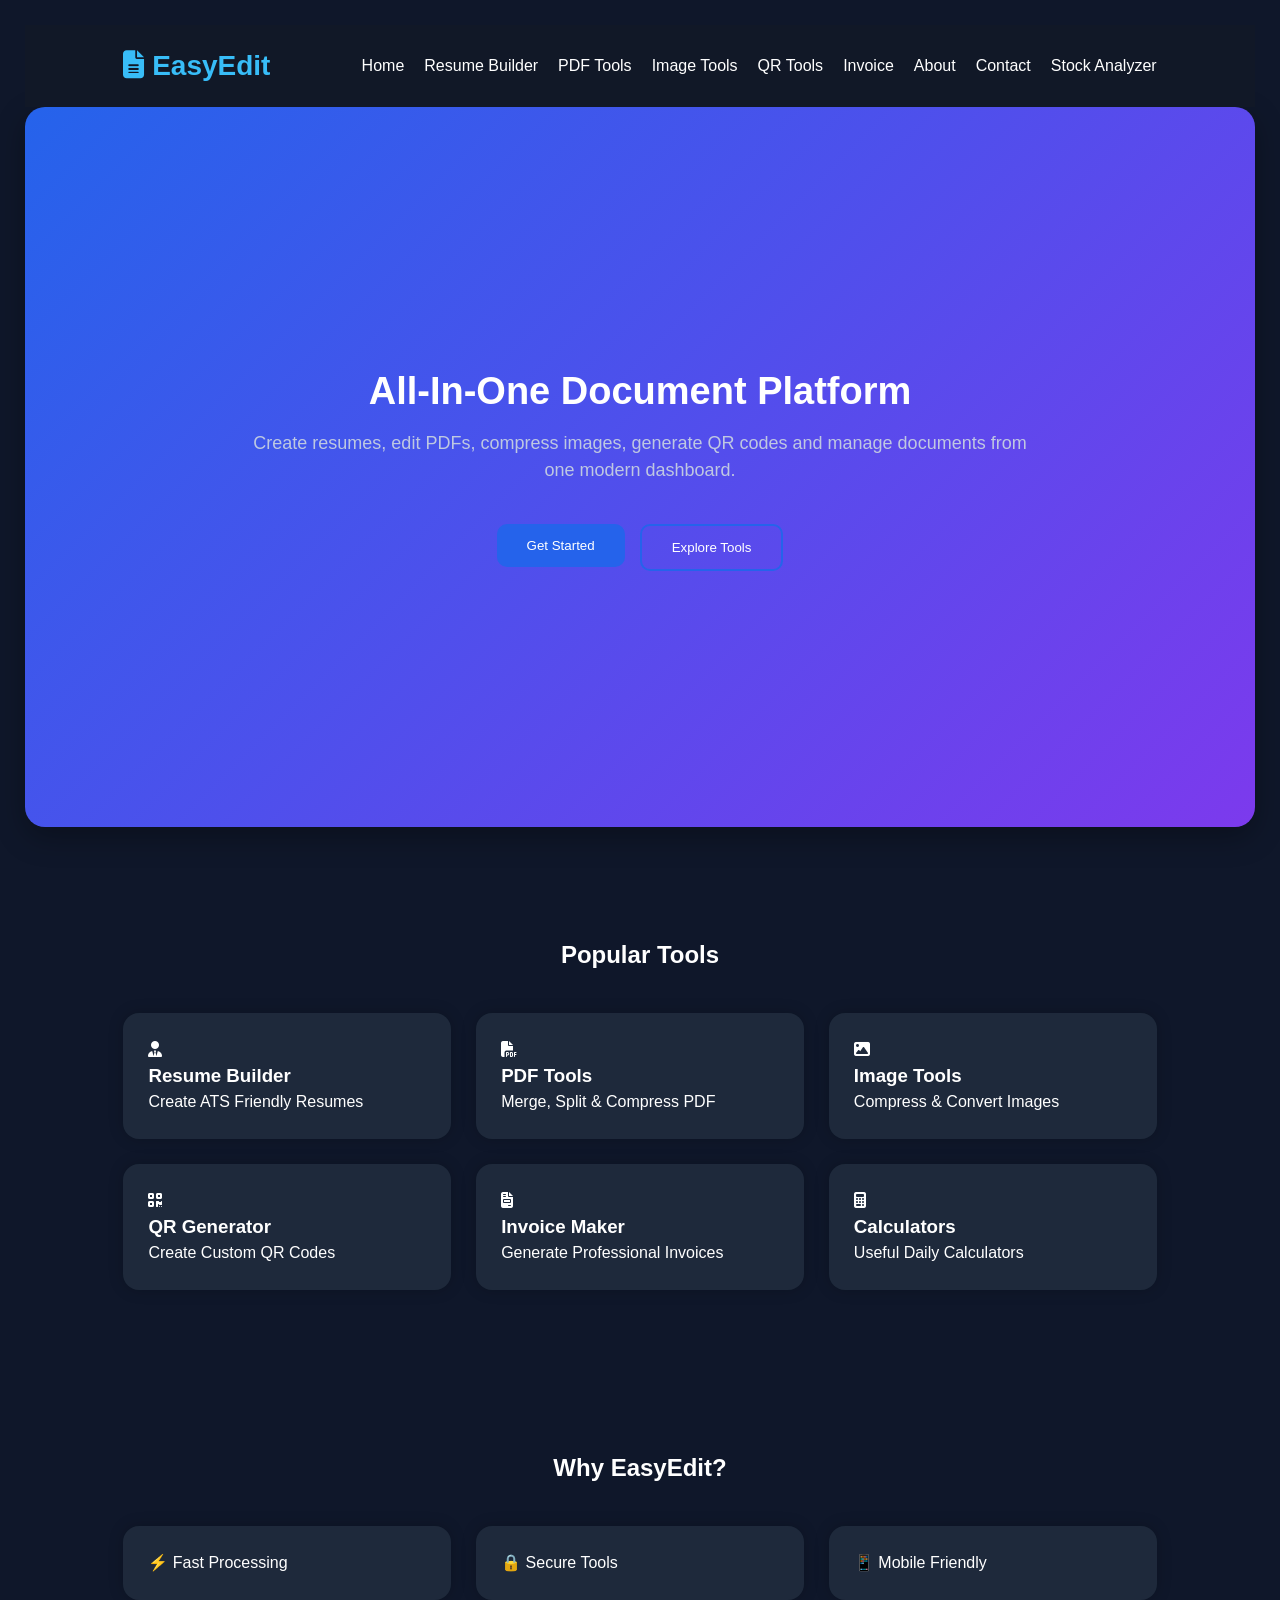
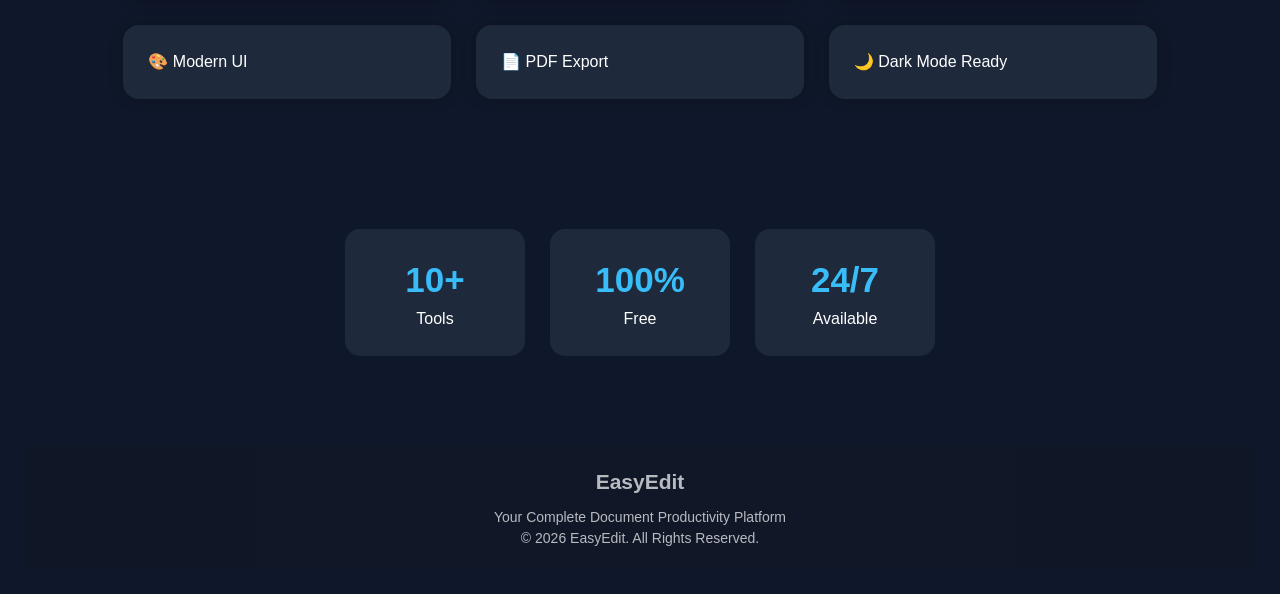
<file: index.html>
<!DOCTYPE html>
<html lang="en">
<head>
<meta charset="UTF-8">
<meta name="viewport" content="width=device-width, initial-scale=1.0">

<title>EasyEdit - All In One Document Tools</title>

<link rel="stylesheet" href="style.css">
<link rel="stylesheet" href="stock.css">

<link rel="stylesheet" href="https://cdnjs.cloudflare.com/ajax/libs/font-awesome/6.5.1/css/all.min.css">

</head>

<body>

<nav class="navbar">

<div class="logo">
<i class="fas fa-file-alt"></i>
EasyEdit
</div>

<ul class="nav-links">

<li><a href="index.html">Home</a></li>

<li><a href="resume-builder.html">Resume Builder</a></li>

<li><a href="pdf-tools.html">PDF Tools</a></li>

<li><a href="image-tools.html">Image Tools</a></li>

<li><a href="qr-tools.html">QR Tools</a></li>

<li><a href="invoice.html">Invoice</a></li>

<li><a href="about.html">About</a></li>

<li><a href="contact.html">Contact</a></li>
<li><a href="stock-analyzer.html">Stock Analyzer</a></li>
</ul>

</nav>

<section class="hero">

<div class="hero-content">

<h1>
All-In-One Document Platform
</h1>

<p>
Create resumes, edit PDFs, compress images,
generate QR codes and manage documents
from one modern dashboard.
</p>

<div class="hero-buttons">

<a href="resume-builder.html">
<button class="primary-btn">
Get Started
</button>
</a>

<a href="#tools">
<button class="secondary-btn">
Explore Tools
</button>
</a>

</div>

</div>

</section>

<section id="tools" class="tools-section">

<h2>Popular Tools</h2>

<div class="tools-grid">

<div class="tool-card">
<i class="fas fa-user-tie"></i>
<h3>Resume Builder</h3>
<p>Create ATS Friendly Resumes</p>
</div>

<div class="tool-card">
<i class="fas fa-file-pdf"></i>
<h3>PDF Tools</h3>
<p>Merge, Split & Compress PDF</p>
</div>

<div class="tool-card">
<i class="fas fa-image"></i>
<h3>Image Tools</h3>
<p>Compress & Convert Images</p>
</div>

<div class="tool-card">
<i class="fas fa-qrcode"></i>
<h3>QR Generator</h3>
<p>Create Custom QR Codes</p>
</div>

<div class="tool-card">
<i class="fas fa-file-invoice"></i>
<h3>Invoice Maker</h3>
<p>Generate Professional Invoices</p>
</div>

<div class="tool-card">
<i class="fas fa-calculator"></i>
<h3>Calculators</h3>
<p>Useful Daily Calculators</p>
</div>

</div>

</section>

<section class="features">

<h2>Why EasyEdit?</h2>

<div class="feature-grid">

<div class="feature-card">
⚡ Fast Processing
</div>

<div class="feature-card">
🔒 Secure Tools
</div>

<div class="feature-card">
📱 Mobile Friendly
</div>

<div class="feature-card">
🎨 Modern UI
</div>

<div class="feature-card">
📄 PDF Export
</div>

<div class="feature-card">
🌙 Dark Mode Ready
</div>

</div>

</section>

<section class="stats">

<div class="stat-box">
<h3>10+</h3>
<p>Tools</p>
</div>

<div class="stat-box">
<h3>100%</h3>
<p>Free</p>
</div>

<div class="stat-box">
<h3>24/7</h3>
<p>Available</p>
</div>

</section>

<footer>

<h2>EasyEdit</h2>

<p>
Your Complete Document Productivity Platform
</p>

<p>
© 2026 EasyEdit. All Rights Reserved.
</p>

</footer>

<script src="script.js"></script>

</body>
</html>
</file>
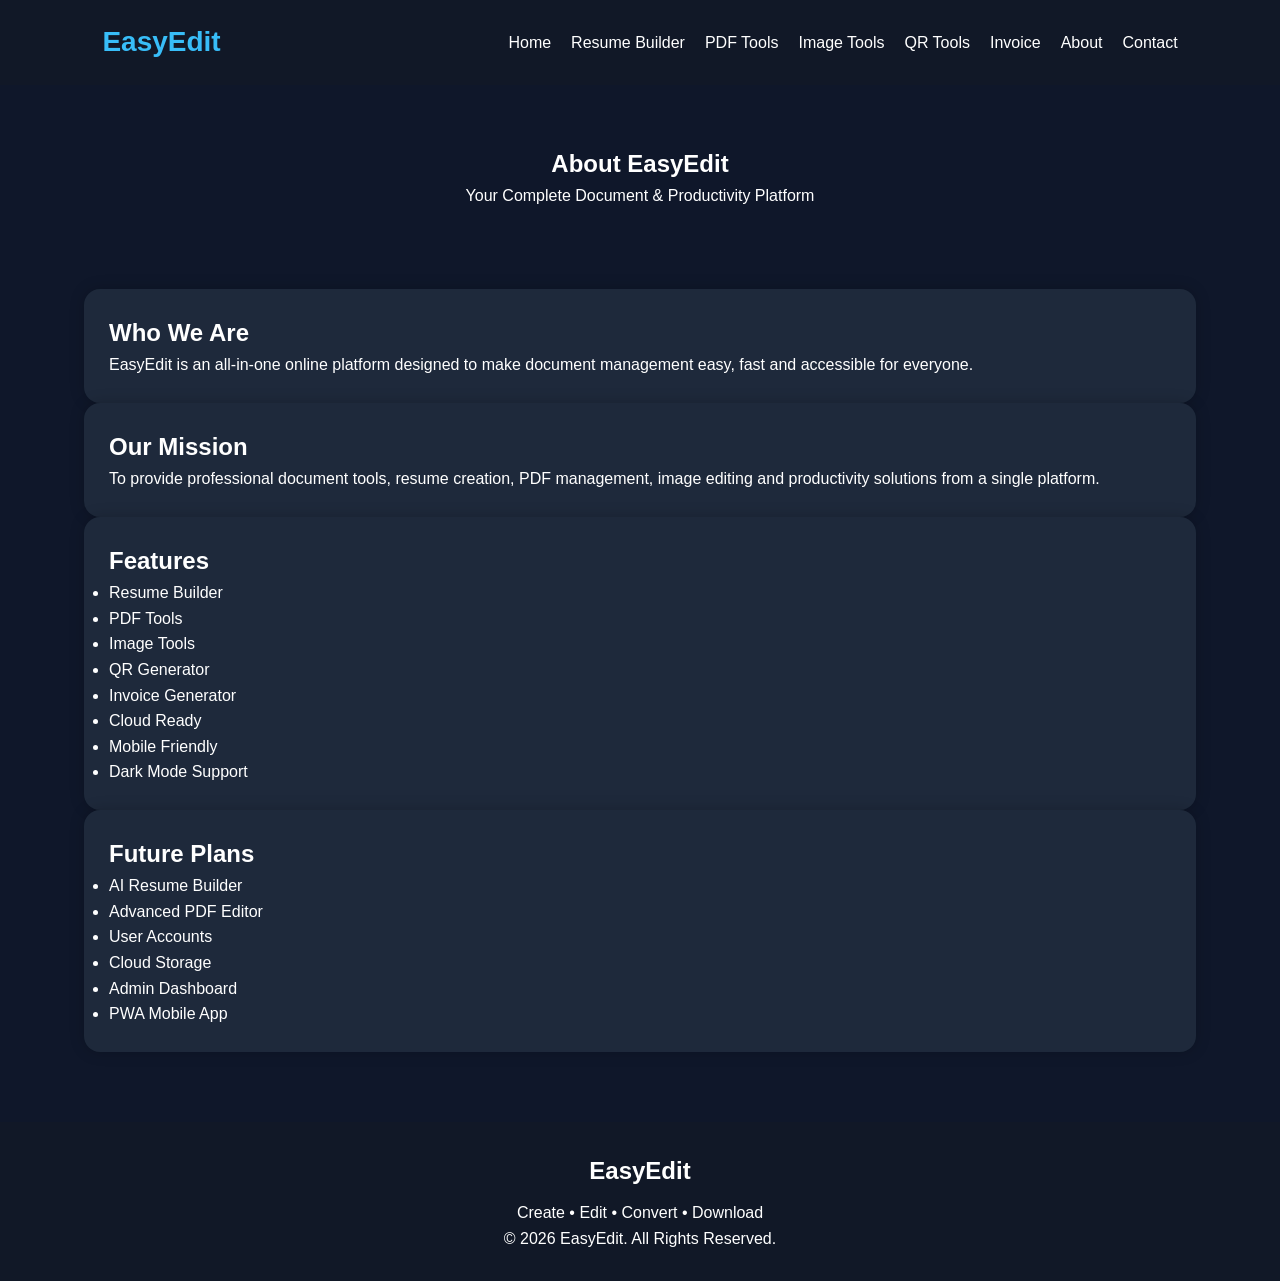
<file: about.html>
<!DOCTYPE html>
<html lang="en">
<head>
<meta charset="UTF-8">
<meta name="viewport" content="width=device-width, initial-scale=1.0">

<title>About - EasyEdit</title>

<link rel="stylesheet" href="style.css">

</head>

<body>

<nav class="navbar">

<div class="logo">
EasyEdit
</div>

<ul class="nav-links">

<li><a href="index.html">Home</a></li>

<li><a href="resume-builder.html">Resume Builder</a></li>

<li><a href="pdf-tools.html">PDF Tools</a></li>

<li><a href="image-tools.html">Image Tools</a></li>

<li><a href="qr-tools.html">QR Tools</a></li>

<li><a href="invoice.html">Invoice</a></li>

<li><a href="about.html">About</a></li>

<li><a href="contact.html">Contact</a></li>

</ul>

</nav>

<section class="page-header">

<h1>About EasyEdit</h1>

<p>
Your Complete Document & Productivity Platform
</p>

</section>

<div class="container">

<div class="tool-card">

<h2>Who We Are</h2>

<p>
EasyEdit is an all-in-one online platform
designed to make document management easy,
fast and accessible for everyone.
</p>

</div>

<div class="tool-card">

<h2>Our Mission</h2>

<p>
To provide professional document tools,
resume creation, PDF management,
image editing and productivity solutions
from a single platform.
</p>

</div>

<div class="tool-card">

<h2>Features</h2>

<ul>

<li>Resume Builder</li>

<li>PDF Tools</li>

<li>Image Tools</li>

<li>QR Generator</li>

<li>Invoice Generator</li>

<li>Cloud Ready</li>

<li>Mobile Friendly</li>

<li>Dark Mode Support</li>

</ul>

</div>

<div class="tool-card">

<h2>Future Plans</h2>

<ul>

<li>AI Resume Builder</li>

<li>Advanced PDF Editor</li>

<li>User Accounts</li>

<li>Cloud Storage</li>

<li>Admin Dashboard</li>

<li>PWA Mobile App</li>

</ul>

</div>

</div>

<footer>

<h2>EasyEdit</h2>

<p>
Create • Edit • Convert • Download
</p>

<p>
© 2026 EasyEdit. All Rights Reserved.
</p>

</footer>

<script src="script.js"></script>

</body>
</html>
</file>
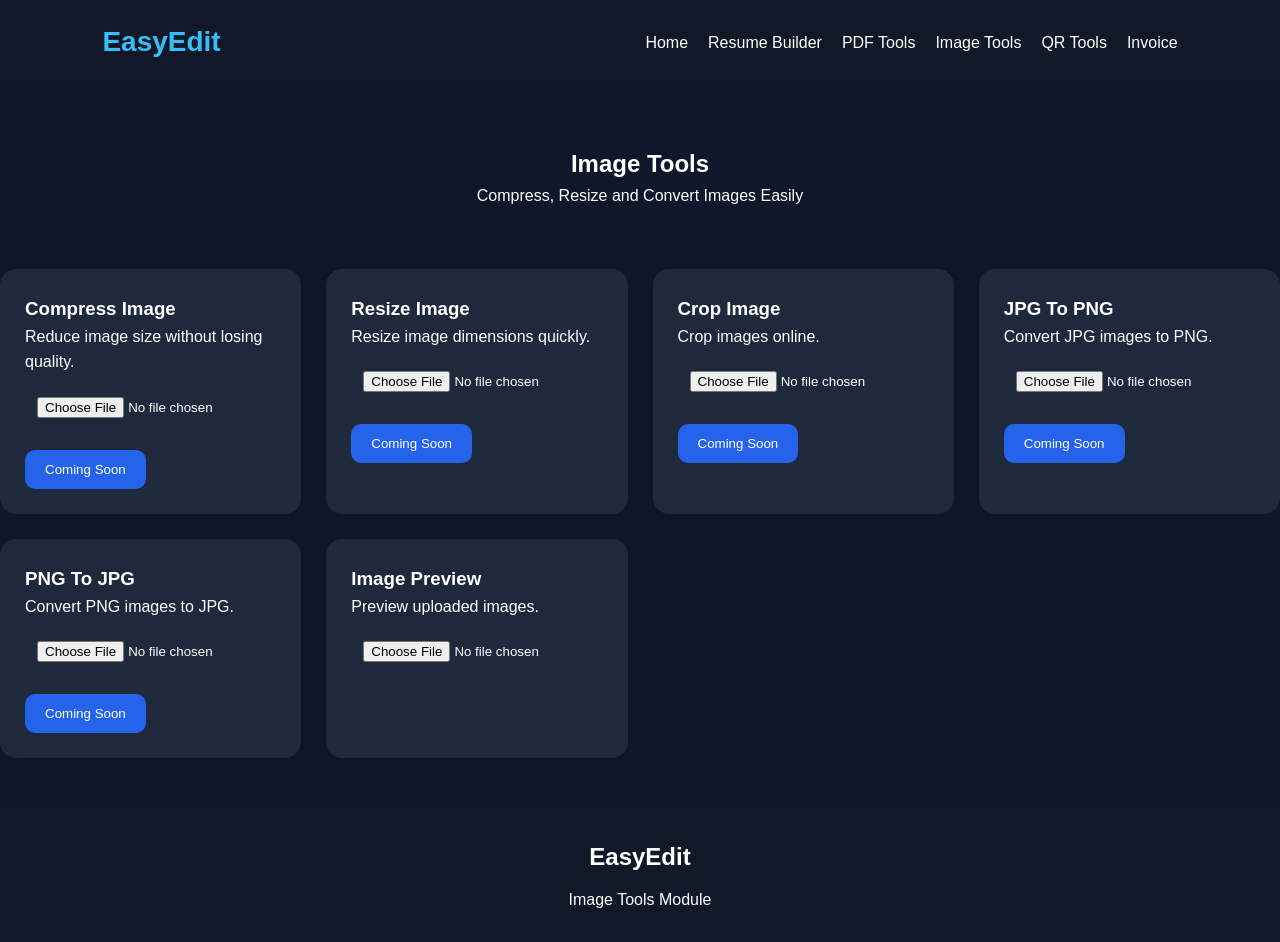
<file: image-tools.html>
<!DOCTYPE html>
<html lang="en">
<head>
<meta charset="UTF-8">
<meta name="viewport" content="width=device-width, initial-scale=1.0">

<title>Image Tools - EasyEdit</title>

<link rel="stylesheet" href="style.css">

</head>

<body>

<nav class="navbar">

<div class="logo">
EasyEdit
</div>

<ul class="nav-links">

<li><a href="index.html">Home</a></li>

<li><a href="resume-builder.html">Resume Builder</a></li>

<li><a href="pdf-tools.html">PDF Tools</a></li>

<li><a href="image-tools.html">Image Tools</a></li>

<li><a href="qr-tools.html">QR Tools</a></li>

<li><a href="invoice.html">Invoice</a></li>

</ul>

</nav>

<section class="page-header">

<h1>Image Tools</h1>

<p>
Compress, Resize and Convert Images Easily
</p>

</section>

<section class="tools-grid">

<div class="tool-card">

<h3>Compress Image</h3>

<p>
Reduce image size without losing quality.
</p>

<input type="file">

<button>
Coming Soon
</button>

</div>

<div class="tool-card">

<h3>Resize Image</h3>

<p>
Resize image dimensions quickly.
</p>

<input type="file">

<button>
Coming Soon
</button>

</div>

<div class="tool-card">

<h3>Crop Image</h3>

<p>
Crop images online.
</p>

<input type="file">

<button>
Coming Soon
</button>

</div>

<div class="tool-card">

<h3>JPG To PNG</h3>

<p>
Convert JPG images to PNG.
</p>

<input type="file">

<button>
Coming Soon
</button>

</div>

<div class="tool-card">

<h3>PNG To JPG</h3>

<p>
Convert PNG images to JPG.
</p>

<input type="file">

<button>
Coming Soon
</button>

</div>

<div class="tool-card">

<h3>Image Preview</h3>

<p>
Preview uploaded images.
</p>

<input
type="file"
id="imageInput"
accept="image/*">

<img
id="preview"
style="
max-width:100%;
margin-top:10px;
display:none;
">

</div>

</section>

<script>

document
.getElementById("imageInput")
.addEventListener("change",function(e){

const file=e.target.files[0];

if(file){

const reader=
new FileReader();

reader.onload=function(event){

const preview=
document.getElementById(
"preview"
);

preview.src=
event.target.result;

preview.style.display=
"block";

};

reader.readAsDataURL(file);

}

});

</script>

<footer>

<h2>EasyEdit</h2>

<p>
Image Tools Module
</p>

</footer>

</body>
</html>
</file>
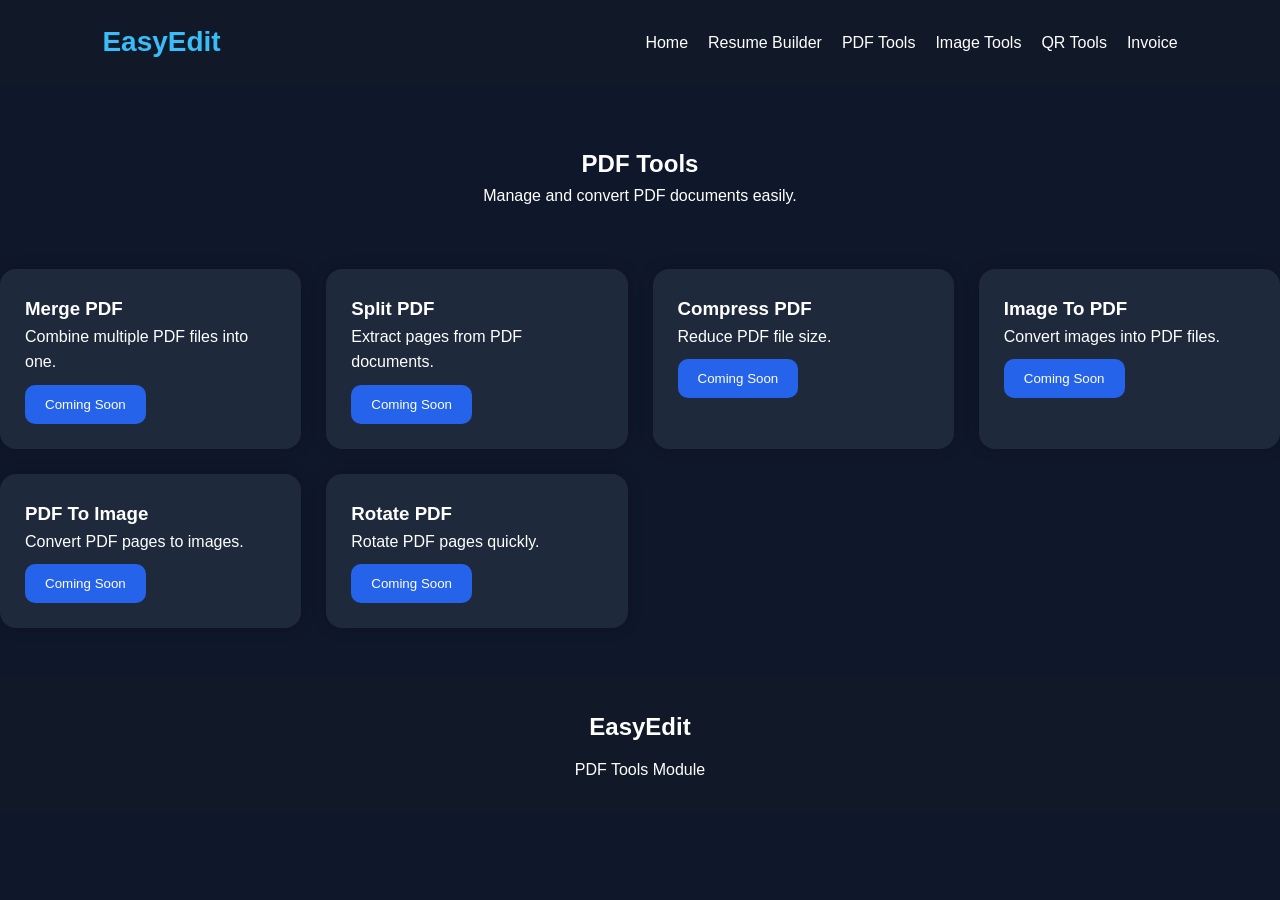
<file: pdf-tools.html>
<!DOCTYPE html>
<html lang="en">
<head>
<meta charset="UTF-8">
<meta name="viewport" content="width=device-width, initial-scale=1.0">

<title>PDF Tools - EasyEdit</title>

<link rel="stylesheet" href="style.css">

</head>

<body>

<nav class="navbar">

<div class="logo">
EasyEdit
</div>

<ul class="nav-links">

<li><a href="index.html">Home</a></li>

<li><a href="resume-builder.html">Resume Builder</a></li>

<li><a href="pdf-tools.html">PDF Tools</a></li>

<li><a href="image-tools.html">Image Tools</a></li>

<li><a href="qr-tools.html">QR Tools</a></li>

<li><a href="invoice.html">Invoice</a></li>

</ul>

</nav>

<section class="page-header">

<h1>PDF Tools</h1>

<p>
Manage and convert PDF documents easily.
</p>

</section>

<section class="tools-grid">

<div class="tool-card">

<h3>Merge PDF</h3>

<p>
Combine multiple PDF files into one.
</p>

<button>
Coming Soon
</button>

</div>

<div class="tool-card">

<h3>Split PDF</h3>

<p>
Extract pages from PDF documents.
</p>

<button>
Coming Soon
</button>

</div>

<div class="tool-card">

<h3>Compress PDF</h3>

<p>
Reduce PDF file size.
</p>

<button>
Coming Soon
</button>

</div>

<div class="tool-card">

<h3>Image To PDF</h3>

<p>
Convert images into PDF files.
</p>

<button>
Coming Soon
</button>

</div>

<div class="tool-card">

<h3>PDF To Image</h3>

<p>
Convert PDF pages to images.
</p>

<button>
Coming Soon
</button>

</div>

<div class="tool-card">

<h3>Rotate PDF</h3>

<p>
Rotate PDF pages quickly.
</p>

<button>
Coming Soon
</button>

</div>

</section>

<footer>

<h2>EasyEdit</h2>

<p>
PDF Tools Module
</p>

</footer>

<script src="script.js"></script>

</body>
</html>
</file>
<file: style.css>
*{
    margin:0;
    padding:0;
    box-sizing:border-box;
}

body{
    font-family:Arial,sans-serif;
    background:#0f172a;
    color:#ffffff;
    line-height:1.6;
}

.navbar{
    display:flex;
    justify-content:space-between;
    align-items:center;
    padding:20px 8%;
    background:#111827;
    position:sticky;
    top:0;
    z-index:1000;
}

.logo{
    font-size:28px;
    font-weight:bold;
    color:#38bdf8;
}

.nav-links{
    display:flex;
    list-style:none;
    gap:20px;
    flex-wrap:wrap;
}

.nav-links a{
    text-decoration:none;
    color:white;
    transition:0.3s;
}

.nav-links a:hover{
    color:#38bdf8;
}

.hero{
    min-height:80vh;
    display:flex;
    justify-content:center;
    align-items:center;
    text-align:center;
    padding:40px;
}

.hero-content{
    max-width:800px;
}

.hero h1{
    font-size:60px;
    margin-bottom:20px;
}

.hero p{
    font-size:20px;
    color:#cbd5e1;
    margin-bottom:25px;
}

.hero-buttons{
    display:flex;
    justify-content:center;
    gap:15px;
    flex-wrap:wrap;
}

.primary-btn{
    background:#2563eb;
    color:white;
    border:none;
    padding:14px 30px;
    border-radius:10px;
    cursor:pointer;
}

.secondary-btn{
    background:transparent;
    border:2px solid #2563eb;
    color:white;
    padding:14px 30px;
    border-radius:10px;
    cursor:pointer;
}

.tools-section,
.features{
    padding:80px 8%;
}

.tools-section h2,
.features h2{
    text-align:center;
    margin-bottom:40px;
}

.tools-grid,
.feature-grid{
    display:grid;
    grid-template-columns:
    repeat(auto-fit,minmax(250px,1fr));
    gap:25px;
}

.tool-card,
.feature-card{
    background:#1e293b;
    padding:25px;
    border-radius:16px;
    box-shadow:0 0 15px rgba(0,0,0,0.2);
}

.tool-card:hover{
    transform:translateY(-5px);
    transition:0.3s;
}

.page-header{
    text-align:center;
    padding:60px 20px;
}

.container{
    width:90%;
    max-width:1200px;
    margin:auto;
    padding:20px;
}

.resume-form{
    background:#1e293b;
    padding:20px;
    border-radius:15px;
    margin-bottom:20px;
}

.resume-preview{
    background:#ffffff;
    color:#000000;
    padding:20px;
    border-radius:15px;
}

input,
textarea,
select{
    width:100%;
    padding:12px;
    margin:10px 0;
    border:none;
    border-radius:10px;
}

button{
    padding:12px 20px;
    border:none;
    border-radius:10px;
    background:#2563eb;
    color:white;
    cursor:pointer;
    margin-top:10px;
}

button:hover{
    background:#1d4ed8;
}

.stats{
    display:flex;
    justify-content:center;
    gap:25px;
    flex-wrap:wrap;
    padding:50px 20px;
}

.stat-box{
    background:#1e293b;
    padding:25px;
    border-radius:15px;
    text-align:center;
    min-width:180px;
}

.stat-box h3{
    font-size:35px;
    color:#38bdf8;
}

footer{
    background:#111827;
    text-align:center;
    padding:30px;
    margin-top:50px;
}

footer h2{
    margin-bottom:10px;
}

img{
    max-width:100%;
}

@media(max-width:768px){

    .navbar{
        flex-direction:column;
        gap:15px;
    }

    .nav-links{
        justify-content:center;
    }

    .hero h1{
        font-size:36px;
    }

    .hero p{
        font-size:16px;
    }

    .container{
        width:95%;
    }

}
</file>
<file: stock.css>
/* ===============================
   stock.css - PART 1
================================ */

*{
margin:0;
padding:0;
box-sizing:border-box;
font-family:Poppins,sans-serif;
}

body{

background:#0f172a;

color:#fff;

line-height:1.5;

padding:25px;

}

.container{

max-width:1400px;

margin:auto;

}

.hero{

background:linear-gradient(135deg,#2563eb,#7c3aed);

padding:40px;

border-radius:20px;

text-align:center;

margin-bottom:30px;

box-shadow:0 10px 30px rgba(0,0,0,.3);

}

.hero h1{

font-size:38px;

font-weight:700;

margin-bottom:10px;

}

.hero p{

font-size:18px;

opacity:.9;

margin-bottom:30px;

}

.search{

display:flex;

justify-content:center;

gap:15px;

flex-wrap:wrap;

}

.search input{

width:420px;

max-width:100%;

padding:15px;

border:none;

outline:none;

border-radius:12px;

font-size:17px;

}

.search button{

padding:15px 35px;

border:none;

border-radius:12px;

background:#22c55e;

color:white;

font-size:17px;

font-weight:bold;

cursor:pointer;

transition:.3s;

}

.search button:hover{

background:#16a34a;

transform:translateY(-3px);

}

.loading{

display:none;

margin:20px auto;

width:60px;

height:60px;

border-radius:50%;

border:6px solid #334155;

border-top:6px solid #22c55e;

animation:spin 1s linear infinite;

}

@keyframes spin{

100%{

transform:rotate(360deg);

}

}

.card{

background:#1e293b;

margin-top:25px;

padding:25px;

border-radius:18px;

box-shadow:0 10px 25px rgba(0,0,0,.25);

}

.card h2{

margin-bottom:20px;

font-size:26px;

color:#38bdf8;

}

.grid{

display:grid;

grid-template-columns:repeat(auto-fit,minmax(220px,1fr));

gap:20px;

}

.item{

background:#334155;

padding:18px;

border-radius:15px;

transition:.3s;

}
/* ===============================
   stock.css - PART 2
================================ */

.card{
position:relative;
overflow:hidden;
}

.card::before{
content:"";
position:absolute;
top:0;
left:0;
width:100%;
height:4px;
background:linear-gradient(90deg,#22c55e,#3b82f6,#a855f7);
}

.item{
border:1px solid rgba(255,255,255,.06);
backdrop-filter:blur(8px);
}

.item h3{
word-break:break-word;
}

.search input:focus{
box-shadow:0 0 15px rgba(59,130,246,.5);
}

.search button:active{
transform:scale(.97);
}

table{
overflow-x:auto;
display:block;
white-space:nowrap;
}

table::-webkit-scrollbar{
height:8px;
}

table::-webkit-scrollbar-thumb{
background:#2563eb;
border-radius:20px;
}

canvas:hover{
box-shadow:0 0 25px rgba(34,197,94,.25);
transition:.4s;
}

#analysis{
border-left:5px solid #22c55e;
}

#analysis strong{
color:#38bdf8;
}

.status-buy{
display:inline-block;
padding:8px 18px;
border-radius:30px;
background:#22c55e;
color:#fff;
font-weight:bold;
}

.status-hold{
display:inline-block;
padding:8px 18px;
border-radius:30px;
background:#f59e0b;
color:#fff;
font-weight:bold;
}

.status-sell{
display:inline-block;
padding:8px 18px;
border-radius:30px;
background:#ef4444;
color:#fff;
font-weight:bold;
}

.export-buttons{
display:flex;
gap:15px;
margin-top:20px;
flex-wrap:wrap;
}

.export-buttons button{
padding:14px 25px;
border:none;
border-radius:10px;
cursor:pointer;
font-weight:600;
transition:.3s;
background:#2563eb;
color:#fff;
}

.export-buttons button:hover{
transform:translateY(-4px);
background:#1d4ed8;
}

.badge{
display:inline-block;
padding:5px 10px;
border-radius:20px;
font-size:12px;
font-weight:bold;
background:#334155;
}

.badge.green{
background:#16a34a;
color:#fff;
}

.badge.red{
background:#dc2626;
color:#fff;
}

.badge.orange{
background:#d97706;
color:#fff;
}

footer{
margin-top:40px;
padding:20px;
text-align:center;
opacity:.7;
font-size:14px;
}

::-webkit-scrollbar{
width:10px;
height:10px;
}

::-webkit-scrollbar-track{
background:#111827;
}

::-webkit-scrollbar-thumb{
background:#334155;
border-radius:20px;
}

::-webkit-scrollbar-thumb:hover{
background:#475569;
}

.fade-in{
animation:fadeIn .5s ease;
}

@keyframes fadeIn{
from{
opacity:0;
transform:translateY(15px);
}
to{
opacity:1;
transform:translateY(0);
}
}

.pulse{
animation:pulse 1.5s infinite;
}

@keyframes pulse{
0%{
transform:scale(1);
}
50%{
transform:scale(1.04);
}
100%{
transform:scale(1);
}
}

.shadow-green{
box-shadow:0 0 20px rgba(34,197,94,.25);
}

.shadow-red{
box-shadow:0 0 20px rgba(239,68,68,.25);
}

.shadow-blue{
box-shadow:0 0 20px rgba(59,130,246,.25);
}

@media(max-width:1200px){

.grid{
grid-template-columns:repeat(3,1fr);
}

}

@media(max-width:900px){

.hero h1{
font-size:30px;
}

.grid{
grid-template-columns:repeat(2,1fr);
}

.card{
padding:18px;
}

.score h1{
font-size:55px;
}

}

@media(max-width:700px){

body{
padding:15px;
}

.hero{
padding:25px;
}

.hero h1{
font-size:25px;
}

.hero p{
font-size:15px;
}

.search{
flex-direction:column;
}

.search input{
width:100%;
}

.search button{
width:100%;
}

.grid{
grid-template-columns:1fr;
}

.item h3{
font-size:18px;
}

.card h2{
font-size:20px;
}

.score h1{
font-size:42px;
}

.score h2{
font-size:22px;
}

canvas{
padding:10px;
}

}

@media print{

body{
background:#fff;
color:#000;
}

.hero,
.search,
button{
display:none;
}

.card{
box-shadow:none;
border:1px solid #ccc;
page-break-inside:avoid;
}

canvas{
display:none;
}

}
</file>
